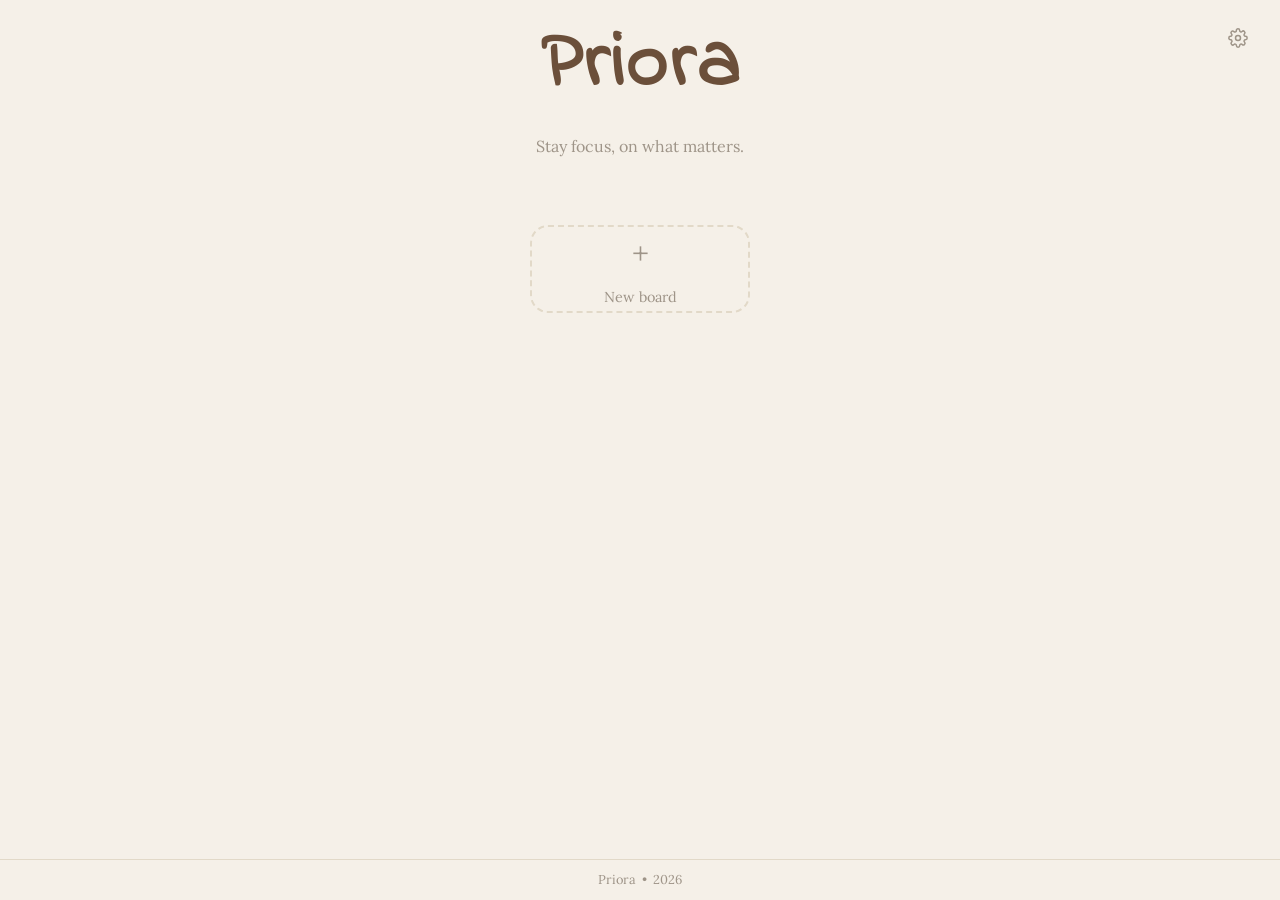
<file: index.html>
<!DOCTYPE html>
<html lang="fr">

<head>
    <meta charset="UTF-8" />
    <meta name="viewport" content="width=device-width, initial-scale=1.0" />
    <title>Priora</title>
    <link rel="stylesheet" href="CSS/style.css" />
    <link rel="stylesheet" href="CSS/index.css" />
</head>

<body class="page-home">

    <header>
        <h1>Priora</h1>
        <p>Stay focus, on what matters.</p>

        <div class="header__settings">
            <button class="btn-settings" id="btnSettings" aria-label="Settings">
                <svg class="gear" xmlns="http://www.w3.org/2000/svg" viewBox="0 0 24 24" fill="none"
                    stroke="currentColor" stroke-width="1.8" stroke-linecap="round" stroke-linejoin="round">
                    <circle cx="12" cy="12" r="3" />
                    <path
                        d="M19.4 15a1.65 1.65 0 0 0 .33 1.82l.06.06a2 2 0 0 1-2.83 2.83l-.06-.06a1.65 1.65 0 0 0-1.82-.33 1.65 1.65 0 0 0-1 1.51V21a2 2 0 0 1-4 0v-.09A1.65 1.65 0 0 0 9 19.4a1.65 1.65 0 0 0-1.82.33l-.06.06a2 2 0 0 1-2.83-2.83l.06-.06A1.65 1.65 0 0 0 4.68 15a1.65 1.65 0 0 0-1.51-1H3a2 2 0 0 1 0-4h.09A1.65 1.65 0 0 0 4.6 9a1.65 1.65 0 0 0-.33-1.82l-.06-.06a2 2 0 0 1 2.83-2.83l.06.06A1.65 1.65 0 0 0 9 4.68a1.65 1.65 0 0 0 1-1.51V3a2 2 0 0 1 4 0v.09a1.65 1.65 0 0 0 1 1.51 1.65 1.65 0 0 0 1.82-.33l.06-.06a2 2 0 0 1 2.83 2.83l-.06.06A1.65 1.65 0 0 0 19.4 9a1.65 1.65 0 0 0 1.51 1H21a2 2 0 0 1 0 4h-.09a1.65 1.65 0 0 0-1.51 1z" />
                </svg>
            </button>
            <div class="settings-popover" id="settingsPopover">
                <button class="settings-popover__btn" id="btnExport"><span>↓</span> Export</button>
                <button class="settings-popover__btn" id="btnImport"><span>↑</span> Import</button>
                <button class="settings-popover__btn settings-popover__btn--edit" id="btnEdit"><span>✎</span>
                    Edit</button>
                <input type="file" id="importFileInput" accept=".json" style="display:none;" />
            </div>
        </div>
    </header>

    <main>
        <section class="board-grid" aria-label="My boards">
            <article class="board-card board-card--new" role="button" aria-label="Create a new board">
                <span class="board-card__plus">+</span>
                <p class="board-card__label">New board</p>
            </article>
        </section>
    </main>

    <footer>
        <p>Priora &nbsp;•&nbsp; 2026</p>
    </footer>

    <div class="modal-overlay" id="newBoardModal" aria-modal="true" role="dialog" aria-label="Create a new board">
        <div class="modal">
            <div class="modal__header">
                <h2 class="modal__title">New board</h2>
                <button class="modal__close" aria-label="Close">&times;</button>
            </div>
            <div class="modal__body">
                <div class="field">
                    <label class="field__label" for="boardTitle">Board title</label>
                    <input class="field__input" type="text" id="boardTitle" placeholder="Ex: Website redesign…"
                        maxlength="40" />
                </div>
                <div class="field">
                    <label class="field__label">Board color</label>
                    <div class="color-palette">
                        <button class="color-swatch color-swatch--selected" style="background-color: #C4703A;"
                            aria-label="Ember" data-color="#C4703A"></button>
                        <button class="color-swatch" style="background-color: #7B9E87;" aria-label="Sage"
                            data-color="#7B9E87"></button>
                        <button class="color-swatch" style="background-color: #7A8FAD;" aria-label="Slate"
                            data-color="#7A8FAD"></button>
                        <button class="color-swatch" style="background-color: #B07A9E;" aria-label="Mauve"
                            data-color="#B07A9E"></button>
                        <button class="color-swatch" style="background-color: #C4A35A;" aria-label="Ochre"
                            data-color="#C4A35A"></button>
                        <button class="color-swatch" style="background-color: #8E7B6B;" aria-label="Taupe"
                            data-color="#8E7B6B"></button>
                        <button class="color-swatch" style="background-color: #A0B89A;" aria-label="Moss"
                            data-color="#A0B89A"></button>
                        <button class="color-swatch" style="background-color: #C47A7A;" aria-label="Terracotta"
                            data-color="#C47A7A"></button>
                    </div>
                </div>
            </div>
            <div class="modal__footer">
                <button class="btn-secondary" id="cancelNewBoard">Cancel</button>
                <button class="btn-primary">Create board</button>
            </div>
        </div>
    </div>

    <div class="modal-overlay" id="editBoardModal" aria-modal="true" role="dialog" aria-label="Edit board">
        <div class="modal">
            <div class="modal__header">
                <div class="modal__title-wrapper">
                    <h2 class="modal__title" id="editBoardTitleDisplay"></h2>
                    <input class="field__input" id="editBoardTitleInput" type="text" maxlength="80"
                        style="display:none;" />
                </div>
                <div class="modal__header-actions">
                    <button class="btn-edit-field" id="btnEditBoardTitle" aria-label="Edit title">✎</button>
                    <button class="modal__close" id="closeEditBoard" aria-label="Close">&times;</button>
                </div>
            </div>
            <div class="modal__body">
                <div class="field">
                    <label class="field__label">Board color</label>
                    <div class="color-palette">
                        <button class="color-swatch color-swatch--selected" style="background-color: #C4703A;"
                            aria-label="Ember" data-color="#C4703A"></button>
                        <button class="color-swatch" style="background-color: #7B9E87;" aria-label="Sage"
                            data-color="#7B9E87"></button>
                        <button class="color-swatch" style="background-color: #7A8FAD;" aria-label="Slate"
                            data-color="#7A8FAD"></button>
                        <button class="color-swatch" style="background-color: #B07A9E;" aria-label="Mauve"
                            data-color="#B07A9E"></button>
                        <button class="color-swatch" style="background-color: #C4A35A;" aria-label="Ochre"
                            data-color="#C4A35A"></button>
                        <button class="color-swatch" style="background-color: #8E7B6B;" aria-label="Taupe"
                            data-color="#8E7B6B"></button>
                        <button class="color-swatch" style="background-color: #A0B89A;" aria-label="Moss"
                            data-color="#A0B89A"></button>
                        <button class="color-swatch" style="background-color: #C47A7A;" aria-label="Terracotta"
                            data-color="#C47A7A"></button>
                    </div>
                </div>
            </div>
            <div class="modal__footer">
                <button class="btn-secondary" id="cancelEditBoard">Cancel</button>
                <button class="btn-primary">Edit board</button>
            </div>
        </div>
    </div>

    <script src="JS/script.js"></script>
    <script src="JS/index.js"></script>
</body>

</html>
</file>
<file: CSS/style.css>
@import url('https://fonts.googleapis.com/css2?family=Lora:wght@400;600;700&family=Inter:wght@300;400;500&display=swap');
@import url('https://fonts.googleapis.com/css2?family=Indie+Flower&display=swap');

:root {
    --color-bg: #F5F0E8;
    --color-surface: #E2D9C8;
    --color-accent: #C4703A;
    --color-text: #6B4F3A;
    --color-muted: #9E9488;
    --font-heading: 'Indie Flower', cursive;
    --font-body: 'Lora', serif;
    --radius-sm: 8px;
    --radius-md: 14px;
    --radius-lg: 18px;
    --shadow-sm: 0 4px 16px rgba(107, 79, 58, 0.10);
    --shadow-md: 0 8px 24px rgba(107, 79, 58, 0.18);
    --transition: 0.25s ease;
}

*,
*::before,
*::after {
    box-sizing: border-box;
    margin: 0;
    padding: 0;
}

html {
    height: 100%;
}

body {
    min-height: 100%;
    background-color: var(--color-bg);
    color: var(--color-text);
    font-family: var(--font-body);
    font-size: 16px;
    line-height: 1.6;
}

a {
    color: var(--color-text);
    text-decoration: none;
    transition: color var(--transition);
}

a:hover {
    color: var(--color-accent);
}

ul {
    list-style: none;
}

button {
    cursor: pointer;
    font-family: var(--font-body);
    border: none;
    background: none;
}

header {
    text-align: center;
    padding: 0.1rem;
    background-color: var(--color-bg);
    position: relative;
}

header h1 {
    font-family: var(--font-heading);
    font-size: 5rem;
    font-weight: 700;
    color: var(--color-text);
    letter-spacing: 0.02em;
}

header p {
    font-size: 1rem;
    color: var(--color-muted);
    margin-top: 0.25rem;
    font-weight: 300;
}

footer {
    text-align: center;
    padding: 0.6rem 1rem;
    font-size: 0.8rem;
    color: var(--color-muted);
    border-top: 1px solid var(--color-surface);
    margin-top: auto;
}

.header__settings {
    position: absolute;
    top: 1.25rem;
    right: 1.5rem;
}

.btn-settings {
    width: 36px;
    height: 36px;
    display: flex;
    align-items: center;
    justify-content: center;
    border-radius: 50%;
    color: var(--color-muted);
    transition: color var(--transition), background-color var(--transition);
}

.btn-settings:hover {
    color: var(--color-text);
    background-color: var(--color-surface);
}

.gear {
    width: 20px;
    height: 20px;
    transition: transform 0.5s ease;
}

.gear--open {
    animation: gear-open 0.5s ease forwards;
}

.gear--close {
    animation: gear-close 0.5s ease forwards;
}

@keyframes gear-open {
    from {
        transform: rotate(0deg);
    }

    to {
        transform: rotate(90deg);
    }
}

@keyframes gear-close {
    from {
        transform: rotate(90deg);
    }

    to {
        transform: rotate(0deg);
    }
}

.settings-popover {
    position: absolute;
    top: calc(100% + 8px);
    right: 0;
    background-color: #fff;
    border: 1px solid var(--color-surface);
    border-radius: var(--radius-md);
    box-shadow: var(--shadow-md);
    padding: 0.4rem;
    display: flex;
    flex-direction: column;
    gap: 0.1rem;
    min-width: 160px;
    z-index: 50;
    opacity: 0;
    pointer-events: none;
    transform: translateY(-6px);
    transition: opacity var(--transition), transform var(--transition);
}

.settings-popover.visible {
    opacity: 1;
    pointer-events: all;
    transform: translateY(0);
}

.settings-popover__btn {
    display: flex;
    align-items: center;
    gap: 0.6rem;
    padding: 0.55rem 0.75rem;
    border-radius: var(--radius-sm);
    font-size: 0.88rem;
    color: var(--color-text);
    text-align: left;
    transition: background-color var(--transition), color var(--transition);
}

.settings-popover__btn:hover {
    background-color: var(--color-bg);
    color: var(--color-accent);
}

.settings-popover__btn--edit {
    border-top: 1px solid var(--color-surface);
    margin-top: 0.2rem;
    padding-top: 0.65rem;
}

.btn-delete {
    position: absolute;
    top: -8px;
    right: -8px;
    width: 22px;
    height: 22px;
    border-radius: 50%;
    background-color: #E05555;
    color: #fff;
    font-size: 0.85rem;
    line-height: 1;
    display: flex;
    align-items: center;
    justify-content: center;
    box-shadow: 0 2px 6px rgba(224, 85, 85, 0.35);
    transition: transform var(--transition), background-color var(--transition);
    z-index: 5;
}

.btn-delete:hover {
    background-color: #c0392b;
    transform: scale(1.15);
}

.modal-overlay {
    position: fixed;
    inset: 0;
    background-color: rgba(107, 79, 58, 0.25);
    backdrop-filter: blur(3px);
    display: flex;
    align-items: center;
    justify-content: center;
    z-index: 100;
    opacity: 0;
    pointer-events: none;
    transition: opacity var(--transition);
}

.modal-overlay.visible {
    opacity: 1;
    pointer-events: all;
}

.modal {
    background-color: var(--color-bg);
    border-radius: var(--radius-lg);
    box-shadow: var(--shadow-md);
    width: 100%;
    max-width: 440px;
    padding: 2rem;
    display: flex;
    flex-direction: column;
    gap: 1.5rem;
    transform: translateY(12px);
    transition: transform var(--transition);
}

.modal-overlay.visible .modal {
    transform: translateY(0);
}

.modal__header {
    display: flex;
    align-items: center;
    justify-content: space-between;
    gap: 0.75rem;
}

.modal__title-wrapper {
    flex: 1;
}

.modal__header-actions {
    display: flex;
    align-items: center;
    gap: 0.4rem;
}

.modal__title {
    font-family: var(--font-heading);
    font-size: 1.6rem;
    font-weight: 600;
    color: var(--color-text);
}

.modal__close {
    font-size: 1.4rem;
    color: var(--color-muted);
    line-height: 1;
    padding: 0.2rem 0.4rem;
    border-radius: var(--radius-sm);
    transition: color var(--transition), background-color var(--transition);
}

.modal__close:hover {
    color: var(--color-text);
    background-color: var(--color-surface);
}

.modal__body {
    display: flex;
    flex-direction: column;
    gap: 1.25rem;
}

.modal__footer {
    display: flex;
    justify-content: flex-end;
    gap: 0.75rem;
}

.field {
    display: flex;
    flex-direction: column;
    gap: 0.5rem;
}

.field__label {
    font-size: 0.85rem;
    font-weight: 500;
    color: var(--color-text);
    letter-spacing: 0.01em;
}

.field__label-row {
    display: flex;
    align-items: center;
    gap: 0.4rem;
}

.field__input {
    background-color: #fff;
    border: 1px solid var(--color-surface);
    border-radius: var(--radius-sm);
    padding: 0.65rem 0.9rem;
    font-family: var(--font-body);
    font-size: 0.95rem;
    color: var(--color-text);
    outline: none;
    transition: border-color var(--transition), box-shadow var(--transition);
}

.field__input::placeholder {
    color: var(--color-muted);
}

.field__input:focus {
    border-color: var(--color-accent);
    box-shadow: 0 0 0 3px rgba(196, 112, 58, 0.12);
}

.field__textarea {
    resize: none;
    line-height: 1.5;
}

.field__textarea--annotation {
    background-color: #FDF6E3;
    border-left: 3px solid var(--color-accent);
    border-radius: 0 10px 10px 0;
    font-style: italic;
    font-size: 0.88rem;
}

.field__textarea--annotation::placeholder {
    color: var(--color-muted);
}

.field__label-icon {
    font-size: 0.85rem;
}

.btn-edit-field {
    font-size: 0.85rem;
    color: var(--color-muted);
    padding: 0.15rem 0.3rem;
    border-radius: 4px;
    transition: color var(--transition), background-color var(--transition);
    line-height: 1;
}

.btn-edit-field:hover {
    color: var(--color-accent);
    background-color: var(--color-surface);
}

.card-view__description {
    font-size: 0.9rem;
    color: var(--color-text);
    opacity: 0.85;
    line-height: 1.6;
    min-height: 1.2rem;
}

.annotation-item {
    font-size: 0.82rem;
    color: var(--color-text);
    background-color: #FDF6E3;
    border-left: 3px solid var(--color-accent);
    padding: 0.4rem 0.6rem;
    border-radius: 0 6px 6px 0;
    font-style: italic;
    line-height: 1.5;
    margin-bottom: 0.4rem;
}

.btn-primary {
    background-color: var(--color-accent);
    color: #fff;
    padding: 0.6rem 1.25rem;
    border-radius: var(--radius-sm);
    font-size: 0.9rem;
    font-weight: 500;
    transition: background-color var(--transition), transform var(--transition);
}

.btn-primary:hover {
    background-color: var(--color-text);
    transform: translateY(-1px);
}

.btn-secondary {
    background-color: transparent;
    color: var(--color-muted);
    padding: 0.6rem 1.25rem;
    border-radius: var(--radius-sm);
    font-size: 0.9rem;
    transition: background-color var(--transition), color var(--transition);
}

.btn-secondary:hover {
    background-color: var(--color-surface);
    color: var(--color-text);
}
</file>
<file: CSS/index.css>
body.page-home {
    display: flex;
    flex-direction: column;
    min-height: 100vh;
}

main {
    flex: 1;
    display: flex;
    flex-direction: column;
}

.board-grid {
    display: flex;
    flex-wrap: wrap;
    gap: 1.5rem;
    justify-content: center;
    padding: 4rem 2rem 3rem;
    max-width: 1100px;
    max-height: 220px;
    margin: 0 auto;
    flex: 1;
}

.board-card {
    position: relative;
    background-color: #fff;
    border-radius: 18px;
    box-shadow: var(--shadow-sm);
    width: 220px;
    overflow: hidden;
    transition: box-shadow var(--transition), transform var(--transition);
    cursor: pointer;
}

.board-card:hover {
    box-shadow: var(--shadow-md);
    transform: translateY(-3px);
}

.board-card__strip {
    height: 8px;
    background-color: var(--color-accent);
}

.board-card-wrapper {
    position: relative;
}

.board-card__body {
    padding: 0.85rem 1rem 1rem;
}

.board-card__title {
    font-family: var(--font-heading);
    font-size: 1rem;
    font-weight: 600;
    color: var(--color-text);
    margin-bottom: 0.25rem;
}

.board-card__meta {
    font-size: 0.78rem;
    color: var(--color-muted);
}

.board-card--new {
    display: flex;
    flex-direction: column;
    align-items: center;
    justify-content: center;
    background-color: transparent;
    border: 2px dashed var(--color-surface);
    box-shadow: none;
    height: 88px;
    gap: 0.4rem;
    transition: border-color var(--transition), color var(--transition);
}

.board-card--new:hover {
    border-color: var(--color-accent);
    transform: translateY(-3px);
    box-shadow: none;
}

.board-card__plus {
    font-size: 2rem;
    font-weight: 300;
    color: var(--color-muted);
    transition: color var(--transition);
}

.board-card--new:hover .board-card__plus {
    color: var(--color-accent);
}

.board-card__label {
    font-size: 0.9rem;
    color: var(--color-muted);
    transition: color var(--transition);
}

.board-card--new:hover .board-card__label {
    color: var(--color-accent);
}

.color-palette {
    display: flex;
    flex-wrap: wrap;
    gap: 0.6rem;
}

.color-swatch {
    width: 32px;
    height: 32px;
    border-radius: 50%;
    border: 3px solid transparent;
    transition: transform var(--transition), border-color var(--transition);
}

.color-swatch:hover {
    transform: scale(1.15);
}

.color-swatch--selected {
    border-color: var(--color-text);
    transform: scale(1.15);
}
</file>
